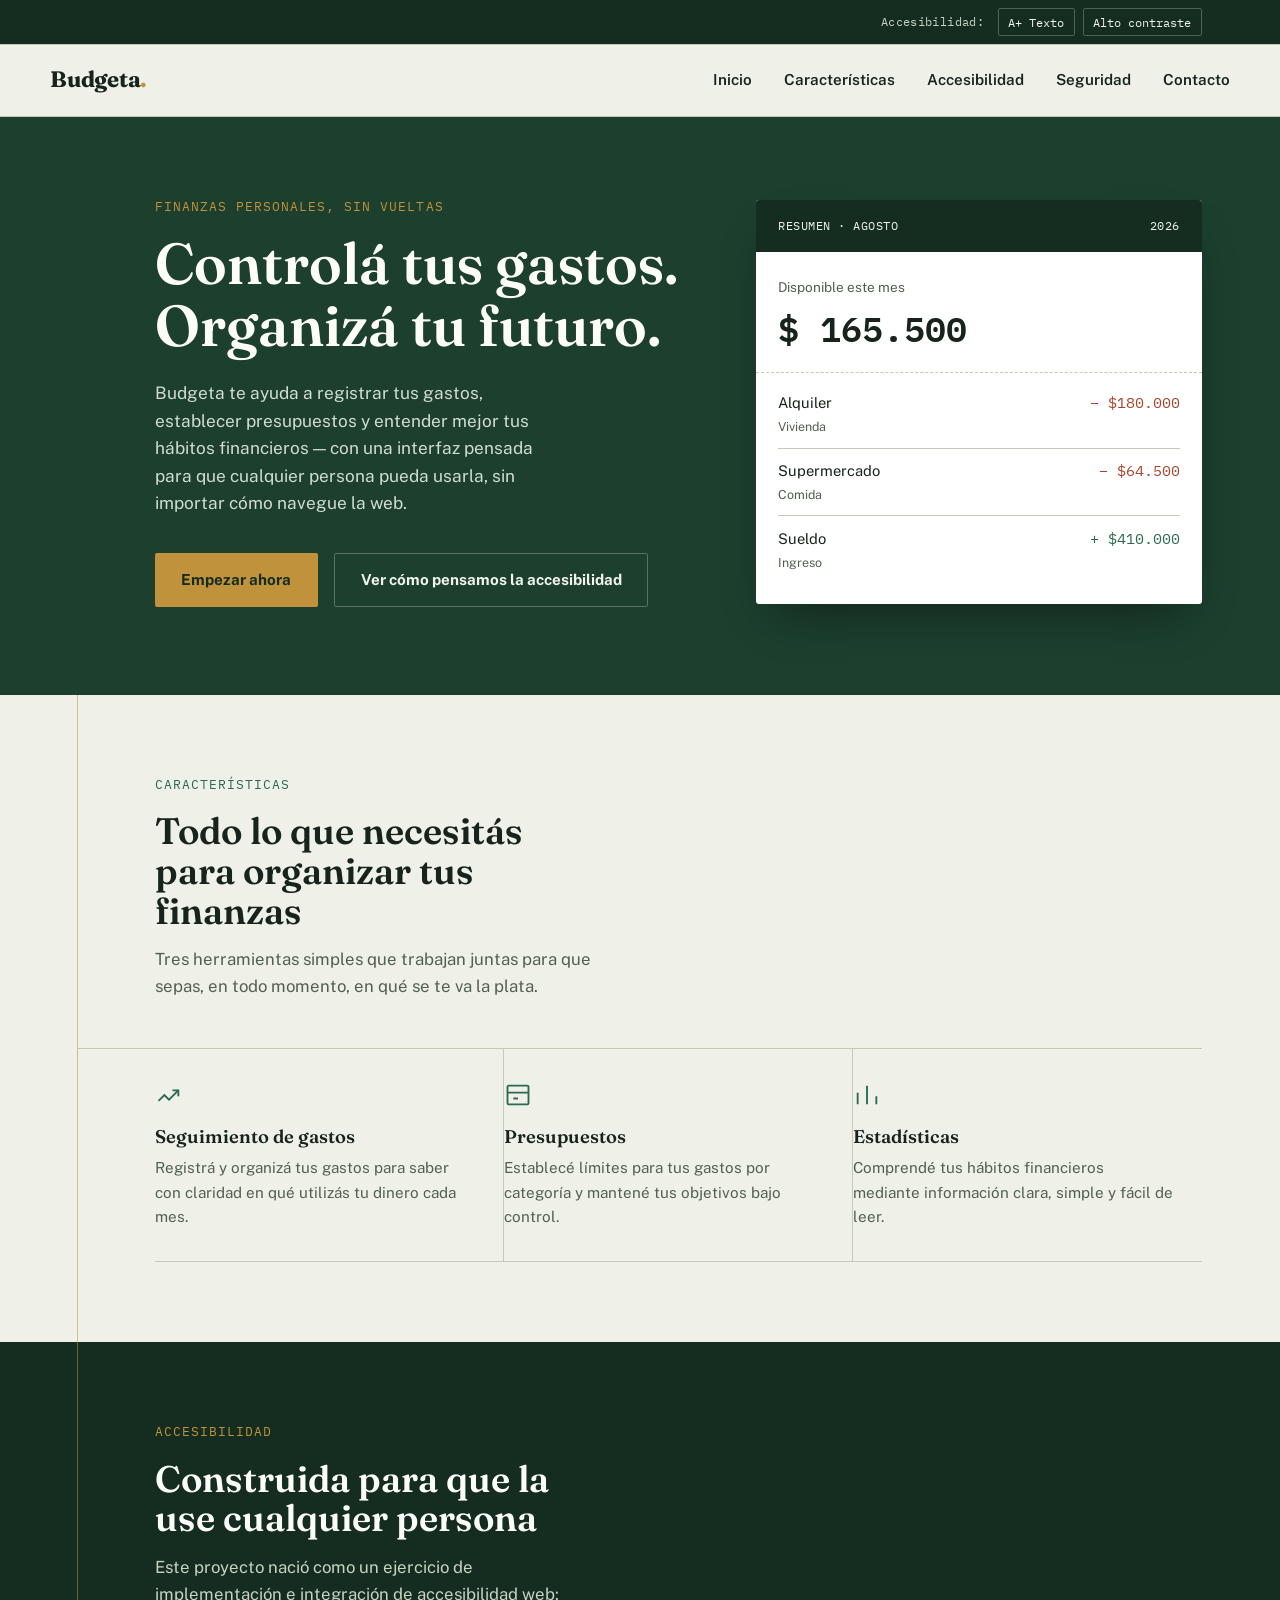
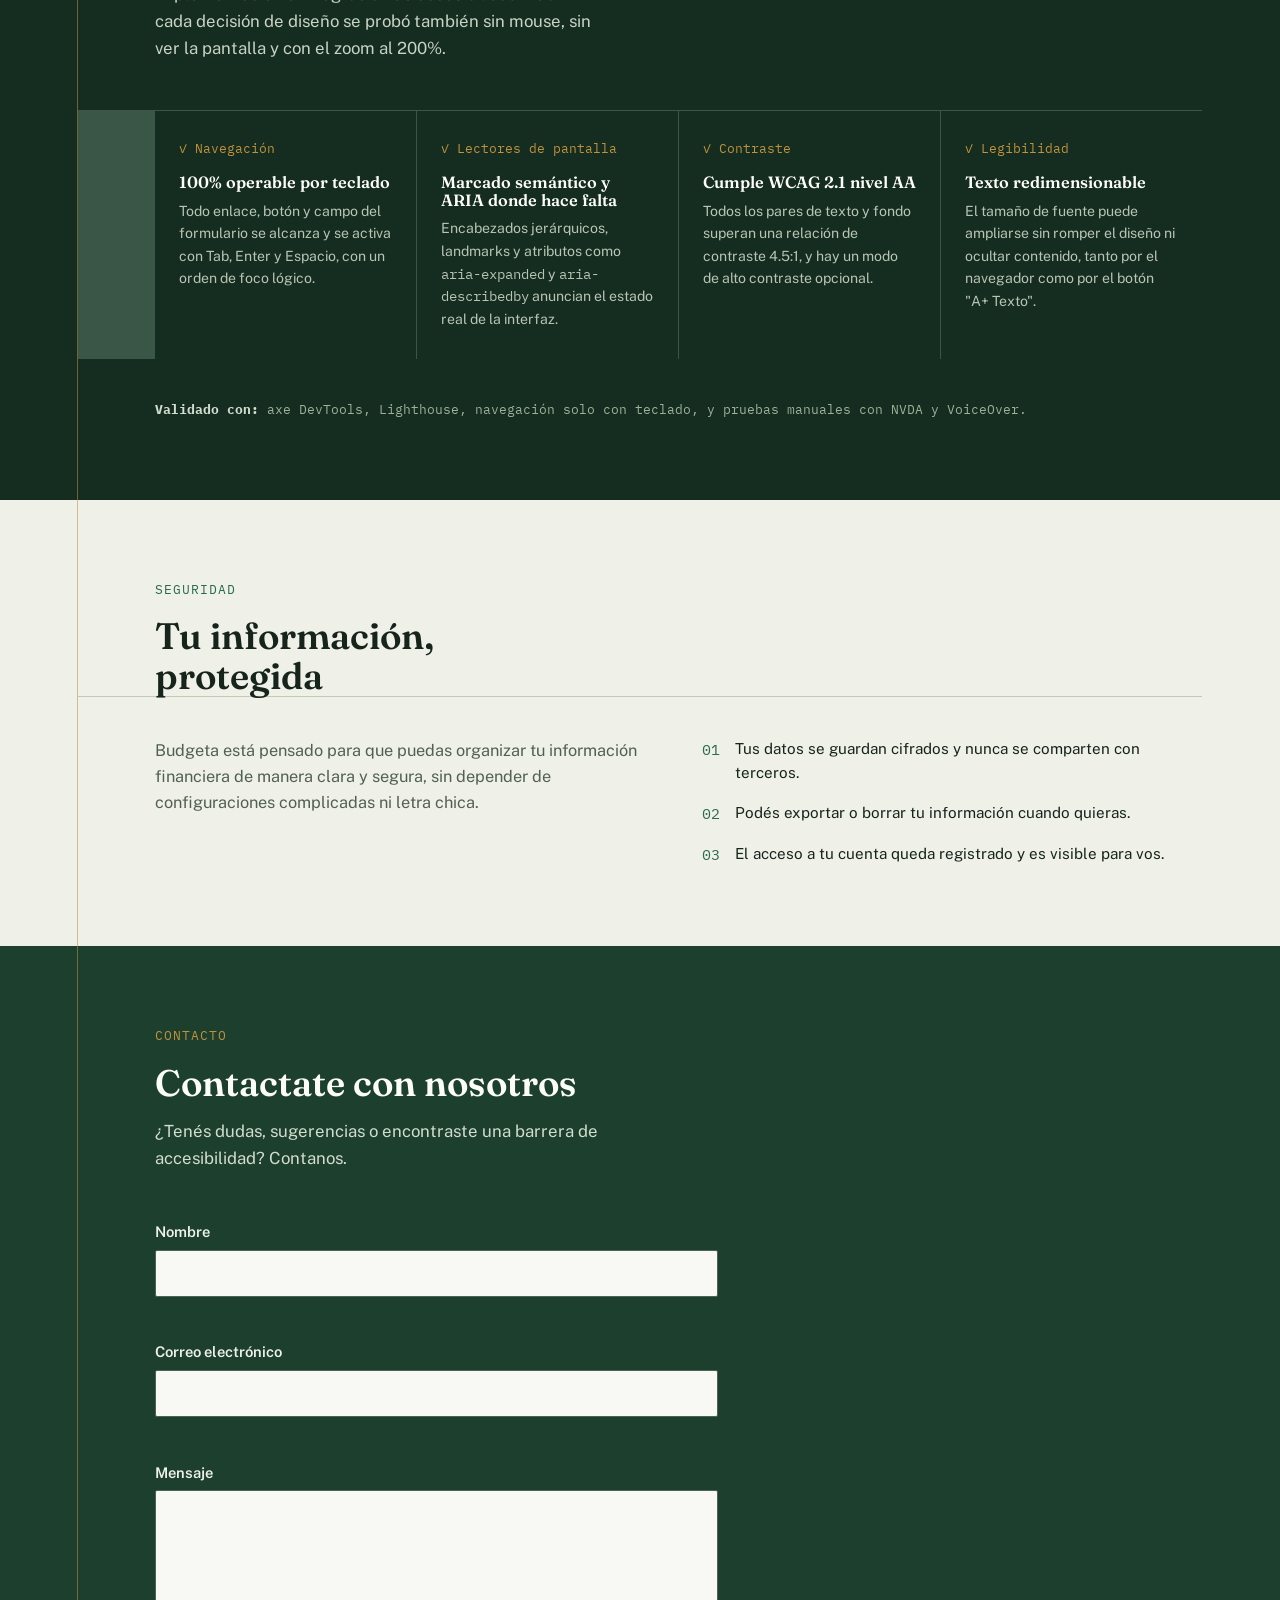
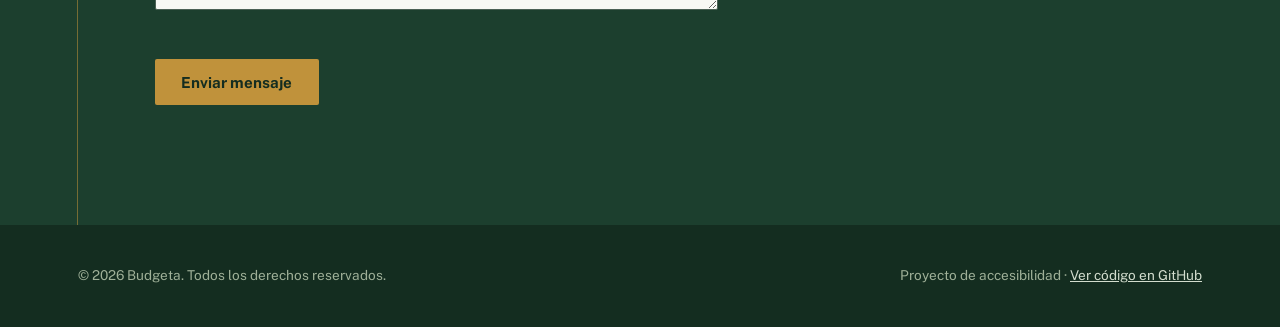
<file: index.html>
<!DOCTYPE html>
<html lang="es">
<head>
<meta charset="UTF-8">
<meta name="viewport" content="width=device-width, initial-scale=1.0">
<title>Budgeta — Controlá tus gastos, organizá tu futuro</title>
<meta name="description" content="Budgeta es la app que te ayuda a organizar tus gastos, definir presupuestos y entender tus hábitos financieros. Construida con accesibilidad real: teclado, lectores de pantalla y contraste AA.">
<link rel="preconnect" href="https://fonts.googleapis.com">
<link rel="preconnect" href="https://fonts.gstatic.com" crossorigin>
<link href="https://fonts.googleapis.com/css2?family=Fraunces:opsz,wght@9..144,400;9..144,500;9..144,600;9..144,700&family=Public+Sans:wght@400;500;600;700&family=IBM+Plex+Mono:wght@400;500;600&display=swap" rel="stylesheet">
<link rel="stylesheet" href="styles.css">
</head>
<body>

<a href="#main-content" class="skip-link">Saltar al contenido principal</a>

<header>
  <div class="toolbar">
    <div class="wrap">
      <span class="lbl">Accesibilidad:</span>
      <button type="button" id="btn-texto" class="a11y-btn" aria-pressed="false">A+ Texto</button>
      <button type="button" id="btn-contraste" class="a11y-btn" aria-pressed="false">Alto contraste</button>
    </div>
  </div>
  <nav class="principal wrap" aria-label="Navegación principal">
    <a href="#inicio" class="brand">Budgeta<span class="dot">.</span></a>
    <button type="button" class="menu-toggle" aria-expanded="false" aria-controls="menu-principal" id="btn-menu">
      Menú
    </button>
    <ul id="menu-principal">
      <li><a href="#inicio">Inicio</a></li>
      <li><a href="#caracteristicas">Características</a></li>
      <li><a href="#accesibilidad">Accesibilidad</a></li>
      <li><a href="#seguridad">Seguridad</a></li>
      <li><a href="#contacto">Contacto</a></li>
    </ul>
  </nav>
</header>

<main id="main-content">

  <section id="inicio">
    <div class="wrap">
      <div class="hero-grid">
        <div>
          <span class="eyebrow">Finanzas personales, sin vueltas</span>
          <h1>Controlá tus gastos.<br>Organizá tu futuro.</h1>
          <p class="lead">Budgeta te ayuda a registrar tus gastos, establecer presupuestos y entender mejor tus hábitos financieros — con una interfaz pensada para que cualquier persona pueda usarla, sin importar cómo navegue la web.</p>
          <div class="cta-row">
            <a href="#contacto" class="btn btn-primary">Empezar ahora</a>
            <a href="#accesibilidad" class="btn btn-ghost">Ver cómo pensamos la accesibilidad</a>
          </div>
        </div>

        <div class="ledger-card" aria-label="Ejemplo de resumen mensual en Budgeta">
          <div class="ledger-card__head">
            <span>Resumen · Agosto</span>
            <span>2026</span>
          </div>
          <div class="ledger-card__balance">
            <span class="label">Disponible este mes</span>
            <span class="amount num" id="balance-demo">$ 0</span>
          </div>
          <div class="ledger-rows">
            <div class="ledger-row">
              <span class="desc">Alquiler<span class="cat">Vivienda</span></span>
              <span class="amt neg num">− $180.000</span>
            </div>
            <div class="ledger-row">
              <span class="desc">Supermercado<span class="cat">Comida</span></span>
              <span class="amt neg num">− $64.500</span>
            </div>
            <div class="ledger-row">
              <span class="desc">Sueldo<span class="cat">Ingreso</span></span>
              <span class="amt pos num">+ $410.000</span>
            </div>
          </div>
        </div>
      </div>
    </div>
  </section>

  <section id="caracteristicas" class="ledger">
    <div class="wrap">
      <div class="section-head">
        <span class="eyebrow">Características</span>
        <h2>Todo lo que necesitás para organizar tus finanzas</h2>
        <p>Tres herramientas simples que trabajan juntas para que sepas, en todo momento, en qué se te va la plata.</p>
      </div>

      <div class="feature-list">
        <article>
          <svg class="icon" width="28" height="28" viewBox="0 0 24 24" fill="none" stroke="currentColor" stroke-width="1.6" aria-hidden="true"><path d="M3 17l5-5 4 4 8-8"/><path d="M15 8h5v5"/></svg>
          <h3>Seguimiento de gastos</h3>
          <p>Registrá y organizá tus gastos para saber con claridad en qué utilizás tu dinero cada mes.</p>
        </article>
        <article>
          <svg class="icon" width="28" height="28" viewBox="0 0 24 24" fill="none" stroke="currentColor" stroke-width="1.6" aria-hidden="true"><rect x="3" y="4" width="18" height="16" rx="1"/><path d="M3 10h18M8 15h4"/></svg>
          <h3>Presupuestos</h3>
          <p>Establecé límites para tus gastos por categoría y mantené tus objetivos bajo control.</p>
        </article>
        <article>
          <svg class="icon" width="28" height="28" viewBox="0 0 24 24" fill="none" stroke="currentColor" stroke-width="1.6" aria-hidden="true"><path d="M4 20V10M12 20V4M20 20v-7"/></svg>
          <h3>Estadísticas</h3>
          <p>Comprendé tus hábitos financieros mediante información clara, simple y fácil de leer.</p>
        </article>
      </div>
    </div>
  </section>

  <section id="accesibilidad" class="ledger">
    <div class="wrap">
      <div class="section-head">
        <span class="eyebrow">Accesibilidad</span>
        <h2>Construida para que la use cualquier persona</h2>
        <p>Este proyecto nació como un ejercicio de implementación e integración de accesibilidad web: cada decisión de diseño se probó también sin mouse, sin ver la pantalla y con el zoom al 200%.</p>
      </div>

      <div class="a11y-grid">
        <div class="a11y-card">
          <span class="check">✓ Navegación</span>
          <h3>100% operable por teclado</h3>
          <p>Todo enlace, botón y campo del formulario se alcanza y se activa con Tab, Enter y Espacio, con un orden de foco lógico.</p>
        </div>
        <div class="a11y-card">
          <span class="check">✓ Lectores de pantalla</span>
          <h3>Marcado semántico y ARIA donde hace falta</h3>
          <p>Encabezados jerárquicos, landmarks y atributos como <span class="num">aria-expanded</span> y <span class="num">aria-describedby</span> anuncian el estado real de la interfaz.</p>
        </div>
        <div class="a11y-card">
          <span class="check">✓ Contraste</span>
          <h3>Cumple WCAG 2.1 nivel AA</h3>
          <p>Todos los pares de texto y fondo superan una relación de contraste 4.5:1, y hay un modo de alto contraste opcional.</p>
        </div>
        <div class="a11y-card">
          <span class="check">✓ Legibilidad</span>
          <h3>Texto redimensionable</h3>
          <p>El tamaño de fuente puede ampliarse sin romper el diseño ni ocultar contenido, tanto por el navegador como por el botón "A+ Texto".</p>
        </div>
      </div>

      <p class="a11y-tools"><strong>Validado con:</strong> axe DevTools, Lighthouse, navegación solo con teclado, y pruebas manuales con NVDA y VoiceOver.</p>
    </div>
  </section>

  <section id="seguridad" class="ledger">
    <div class="wrap">
      <div class="section-head" style="margin-bottom:0;">
        <span class="eyebrow">Seguridad</span>
        <h2>Tu información, protegida</h2>
      </div>
      <div class="seguridad-grid">
        <p>Budgeta está pensado para que puedas organizar tu información financiera de manera clara y segura, sin depender de configuraciones complicadas ni letra chica.</p>
        <ul class="seguridad-list">
          <li><span class="marca num">01</span> Tus datos se guardan cifrados y nunca se comparten con terceros.</li>
          <li><span class="marca num">02</span> Podés exportar o borrar tu información cuando quieras.</li>
          <li><span class="marca num">03</span> El acceso a tu cuenta queda registrado y es visible para vos.</li>
        </ul>
      </div>
    </div>
  </section>

  <section id="contacto" class="ledger">
    <div class="wrap">
      <div class="section-head">
        <span class="eyebrow">Contacto</span>
        <h2>Contactate con nosotros</h2>
        <p>¿Tenés dudas, sugerencias o encontraste una barrera de accesibilidad? Contanos.</p>
      </div>

      <form id="form-contacto" novalidate>
  <div>
    <label for="nombre">Nombre</label>
    <input type="text" id="nombre" name="nombre" autocomplete="name" required aria-describedby="nombre-error">
    <p id="nombre-error" role="alert"></p>
  </div>
  <div>
    <label for="email">Correo electrónico</label>
    <input type="email" id="email" name="email" autocomplete="email" required aria-describedby="email-error">
    <p id="email-error" role="alert"></p>
  </div>
  <div>
    <label for="mensaje">Mensaje</label>
    <textarea id="mensaje" name="mensaje" required aria-describedby="mensaje-error"></textarea>
    <p id="mensaje-error" role="alert"></p>
  </div>
        <button type="submit" class="btn btn-primary">Enviar mensaje</button>
        <p class="form-status" role="status" id="form-status"></p>
      </form>
    </div>
  </section>

</main>

<footer>
  <div class="wrap">
    <p>© 2026 Budgeta. Todos los derechos reservados.</p>
    <p>Proyecto de accesibilidad · <a href="https://github.com/Esteban4k-ai/Implementaci-n-e-Integraci-n-de-Accesibilidad-Web" target="_blank" rel="noopener">Ver código en GitHub</a></p>
  </div>
</footer>

<script src="script.js"></script>

</body>
</html>
</file>
<file: styles.css>
:root{
  --ink:#16241c;
  --paper:#eff1e9;
  --paper-raised:#ffffff;
  --jade:#2b6a4e;
  --jade-deep:#1c3f2e;
  --jade-deeper:#142d20;
  --gold:#c0923b;
  --line:#c3cbb6;
  --muted:#52604f;
  --error:#a6432b;
  --focus:#c0923b;

  --font-display:'Fraunces', Georgia, serif;
  --font-body:'Public Sans', -apple-system, BlinkMacSystemFont, sans-serif;
  --font-mono:'IBM Plex Mono', ui-monospace, Menlo, monospace;

  --max:1180px;
  --radius:2px;
}

/* --- Tema de alto contraste, se activa/desactiva con JS --- */
body.contrast-alto{
  --paper:#ffffff;
  --paper-raised:#ffffff;
  --ink:#000000;
  --jade:#0b3d26;
  --jade-deep:#000000;
  --jade-deeper:#000000;
  --gold:#8a5a00;
  --line:#000000;
  --muted:#1a1a1a;
  --error:#8a1f0a;
}

*,*::before,*::after{box-sizing:border-box;}
html{scroll-behavior:smooth;}
@media (prefers-reduced-motion: reduce){
  html{scroll-behavior:auto;}
  *,*::before,*::after{animation-duration:0.001ms !important; animation-iteration-count:1 !important; transition-duration:0.001ms !important; scroll-behavior:auto !important;}
}

body{
  margin:0;
  background:var(--paper);
  color:var(--ink);
  font-family:var(--font-body);
  font-size:1rem;
  line-height:1.6;
  -webkit-font-smoothing:antialiased;
}
body.texto-grande{ font-size:1.18rem; }

h1,h2,h3{
  font-family:var(--font-display);
  color:var(--ink);
  line-height:1.08;
  margin:0;
  font-weight:600;
}
p{margin:0;}
a{color:inherit;}
img,svg{display:block; max-width:100%;}

.num{ font-family:var(--font-mono); font-variant-numeric:tabular-nums; }

/* Visibilidad del foco — nunca se elimina, solo se restyla */
a:focus-visible,
button:focus-visible,
input:focus-visible,
textarea:focus-visible{
  outline:3px solid var(--focus);
  outline-offset:3px;
  border-radius:1px;
}

.skip-link{
  position:absolute;
  left:1rem; top:-3.5rem;
  background:var(--gold);
  color:var(--jade-deeper);
  padding:0.75rem 1.25rem;
  font-family:var(--font-body);
  font-weight:700;
  text-decoration:none;
  z-index:200;
  transition:top .15s ease;
  border-radius:0 0 4px 4px;
}
.skip-link:focus{ top:0; }

.wrap{ max-width:var(--max); margin:0 auto; padding:0 1.75rem; }

/* ---------- Margen tipo libro contable: el motivo distintivo ---------- */
.ledger{ position:relative; }
.ledger::before{
  content:"";
  position:absolute;
  top:0; bottom:0; left:clamp(1rem, 6vw, 5.5rem);
  width:1px;
  background:color-mix(in srgb, var(--gold) 55%, transparent);
}
@media (max-width:760px){ .ledger::before{ display:none; } }

/* ---------- Header ---------- */
header{
  position:sticky; top:0; z-index:100;
  background:var(--paper);
  border-bottom:1px solid var(--line);
}
.toolbar{
  border-bottom:1px solid var(--line);
  background:var(--jade-deeper);
  color:#f2f4ec;
}
.toolbar .wrap{
  display:flex; align-items:center; justify-content:flex-end; gap:.5rem;
  padding-top:.5rem; padding-bottom:.5rem;
  font-family:var(--font-mono); font-size:.78rem;
}
.toolbar span.lbl{ margin-right:.35rem; color:#c9d3c3; letter-spacing:.03em; }
.a11y-btn{
  background:transparent;
  border:1px solid #4c6255;
  color:#f2f4ec;
  font-family:var(--font-mono);
  font-size:.78rem;
  padding:.3rem .6rem;
  cursor:pointer;
  border-radius:2px;
}
.a11y-btn[aria-pressed="true"]{
  background:var(--gold);
  border-color:var(--gold);
  color:var(--jade-deeper);
  font-weight:600;
}
.a11y-btn:hover{ border-color:var(--gold); }

nav.principal{
  display:flex; align-items:center; justify-content:space-between;
  padding:1.1rem 0;
}
.brand{
  font-family:var(--font-display);
  font-weight:700;
  font-size:1.4rem;
  text-decoration:none;
  letter-spacing:-0.01em;
}
.brand .dot{ color:var(--gold); }

.menu-toggle{
  display:none;
  background:none;
  border:1px solid var(--line);
  padding:.5rem .8rem;
  font-family:var(--font-body);
  font-weight:600;
  cursor:pointer;
}

ul#menu-principal{
  list-style:none;
  display:flex;
  gap:2rem;
  margin:0; padding:0;
  font-weight:600;
  font-size:.95rem;
}
ul#menu-principal a{
  text-decoration:none;
  padding:.3rem 0;
  border-bottom:2px solid transparent;
}
ul#menu-principal a:hover{ border-bottom-color:var(--gold); }

@media (max-width:760px){
  .menu-toggle{ display:inline-block; }
  ul#menu-principal{
    display:none;
    flex-direction:column;
    gap:0;
    position:absolute; left:0; right:0; top:100%;
    background:var(--paper);
    border-bottom:1px solid var(--line);
    padding:.5rem 1.75rem 1rem;
  }
  ul#menu-principal.abierto{ display:flex; }
  ul#menu-principal li{ border-top:1px solid var(--line); }
  ul#menu-principal a{ display:block; padding:.85rem 0; }
}

/* ---------- Hero ---------- */
#inicio{
  background:var(--jade-deep);
  color:#f2f4ec;
  padding:5rem 0 5.5rem;
}
.hero-grid{
  display:grid;
  grid-template-columns:1.1fr .9fr;
  gap:3.5rem;
  align-items:center;
  padding-left:clamp(1rem, 6vw, 5.5rem);
}
@media (max-width:900px){ .hero-grid{ grid-template-columns:1fr; padding-left:0; } }

.eyebrow{
  font-family:var(--font-mono);
  font-size:.8rem;
  letter-spacing:.08em;
  text-transform:uppercase;
  color:var(--gold);
  margin-bottom:1rem;
  display:block;
}
#inicio h1{
  font-size:clamp(2.3rem, 4.6vw, 3.6rem);
  color:#fdfdf8;
}
#inicio .lead{
  margin-top:1.4rem;
  max-width:36ch;
  color:#d3ddce;
  font-size:1.08rem;
}
.cta-row{ display:flex; flex-wrap:wrap; gap:1rem; margin-top:2.2rem; }
.btn{
  display:inline-block;
  font-family:var(--font-body);
  font-weight:700;
  font-size:.95rem;
  padding:.85rem 1.6rem;
  text-decoration:none;
  border-radius:2px;
  border:1px solid transparent;
  cursor:pointer;
}
.btn-primary{ background:var(--gold); color:var(--jade-deeper); }
.btn-primary:hover{ background:#d3a24f; }
.btn-ghost{ background:transparent; color:#f2f4ec; border-color:#5a7264; }
.btn-ghost:hover{ border-color:var(--gold); color:var(--gold); }

/* Tarjeta de balance tipo libro contable (widget distintivo) */
.ledger-card{
  background:var(--paper-raised);
  color:var(--ink);
  border-radius:3px;
  box-shadow:0 24px 48px -20px rgba(0,0,0,.45);
  overflow:hidden;
}
.ledger-card__head{
  background:var(--jade-deeper);
  color:#f2f4ec;
  padding:1rem 1.4rem;
  display:flex; justify-content:space-between; align-items:baseline;
  font-family:var(--font-mono); font-size:.78rem;
  letter-spacing:.04em; text-transform:uppercase;
}
.ledger-card__balance{
  padding:1.4rem 1.4rem 1rem;
  border-bottom:1px dashed var(--line);
}
.ledger-card__balance .amount{
  font-size:2.2rem; font-weight:600;
  display:block;
}
.ledger-card__balance .label{ color:var(--muted); font-size:.85rem; }
.ledger-rows{ padding:.5rem 1.4rem 1.3rem; }
.ledger-row{
  display:flex; justify-content:space-between; gap:1rem;
  padding:.65rem 0;
  border-bottom:1px solid var(--line);
  font-size:.92rem;
}
.ledger-row:last-child{ border-bottom:none; }
.ledger-row .desc{ color:var(--ink); }
.ledger-row .cat{ display:block; color:var(--muted); font-size:.78rem; margin-top:.15rem; }
.ledger-row .amt.neg{ color:var(--error); }
.ledger-row .amt.pos{ color:var(--jade); }

/* ---------- Estructura de sección ---------- */
section{ padding:5rem 0; }
.section-head{ max-width:52ch; margin-bottom:3rem; padding-left:clamp(1rem, 6vw, 5.5rem); }
@media (max-width:760px){ .section-head{ padding-left:0; } }
.section-head .eyebrow{ color:var(--jade); }
.section-head h2{ font-size:clamp(1.7rem, 3vw, 2.3rem); margin-top:.4rem; }
.section-head p{ margin-top:1rem; color:var(--muted); font-size:1.05rem; }

/* ---------- Características ---------- */
#caracteristicas{ background:var(--paper); }
.feature-list{
  padding-left:clamp(1rem, 6vw, 5.5rem);
  display:grid;
  grid-template-columns:repeat(3,1fr);
  gap:0;
  border-top:1px solid var(--line);
}
@media (max-width:900px){ .feature-list{ grid-template-columns:1fr; } }
.feature-list article{
  padding:2rem 1.8rem 2rem 0;
  border-bottom:1px solid var(--line);
  border-right:1px solid var(--line);
}
.feature-list article:last-child{ border-right:none; }
@media (max-width:900px){ .feature-list article{ border-right:none; } }
.feature-list .icon{ color:var(--jade); margin-bottom:1.1rem; }
.feature-list h3{ font-size:1.15rem; margin-bottom:.6rem; }
.feature-list p{ color:var(--muted); font-size:.95rem; }

/* ---------- Accesibilidad (sección distintiva) ---------- */
#accesibilidad{
  background:var(--jade-deeper);
  color:#f2f4ec;
}
#accesibilidad .section-head .eyebrow{ color:var(--gold); }
#accesibilidad .section-head h2{ color:#fdfdf8; }
#accesibilidad .section-head p{ color:#c9d3c3; }

.a11y-grid{
  padding-left:clamp(1rem, 6vw, 5.5rem);
  display:grid;
  grid-template-columns:repeat(4,1fr);
  gap:1px;
  background:#3a5647;
  border-top:1px solid #3a5647;
}
@media (max-width:900px){ .a11y-grid{ grid-template-columns:repeat(2,1fr); } }
@media (max-width:520px){ .a11y-grid{ grid-template-columns:1fr; } }
.a11y-card{
  background:var(--jade-deeper);
  padding:1.8rem 1.5rem;
}
.a11y-card .check{
  color:var(--gold);
  font-family:var(--font-mono);
  font-size:.8rem;
  display:block;
  margin-bottom:.9rem;
}
.a11y-card h3{ color:#fdfdf8; font-size:1.02rem; margin-bottom:.5rem; }
.a11y-card p{ color:#b9c4b3; font-size:.88rem; }

.a11y-tools{
  padding-left:clamp(1rem, 6vw, 5.5rem);
  margin-top:2.5rem;
  font-family:var(--font-mono);
  font-size:.82rem;
  color:#9fb098;
}
.a11y-tools strong{ color:#d3ddce; }

/* ---------- Seguridad ---------- */
#seguridad{ background:var(--paper); }
.seguridad-grid{
  padding-left:clamp(1rem, 6vw, 5.5rem);
  display:grid;
  grid-template-columns:1fr 1fr;
  gap:3rem;
  align-items:start;
  border-top:1px solid var(--line);
  padding-top:2.5rem;
}
@media (max-width:800px){ .seguridad-grid{ grid-template-columns:1fr; } }
.seguridad-grid p{ color:var(--muted); font-size:1.02rem; }
.seguridad-list{ list-style:none; margin:0; padding:0; display:grid; gap:1rem; }
.seguridad-list li{
  display:flex; gap:.9rem; align-items:flex-start;
  font-size:.95rem;
}
.seguridad-list .marca{ color:var(--jade); font-family:var(--font-mono); }

/* ---------- Contacto ---------- */
#contacto{ background:var(--jade-deep); color:#f2f4ec; }
#contacto .section-head .eyebrow{ color:var(--gold); }
#contacto .section-head h2{ color:#fdfdf8; }
#contacto .section-head p{ color:#d3ddce; }

form{
  max-width:640px;
  padding-left:clamp(1rem, 6vw, 5.5rem);
  display:grid;
  gap:1.4rem;
}
form > div{ display:grid; gap:.4rem; }
label{ font-weight:600; font-size:.92rem; color:#eef1e8; }
input, textarea{
  font-family:var(--font-body);
  font-size:1rem;
  padding:.8rem .9rem;
  border:1px solid #4c6255;
  background:#f8f9f4;
  color:var(--ink);
  border-radius:2px;
}
input::placeholder, textarea::placeholder{ color:#7c887b; }
textarea{ min-height:120px; resize:vertical; }
[role="alert"]{
  font-size:.85rem;
  color:#ffd9c9;
  min-height:1.1em;
}
.form-status[role="status"]{
  font-size:.9rem;
  color:var(--gold);
  min-height:1.2em;
}
#contacto .btn-primary{ justify-self:start; margin-top:.3rem; }

/* ---------- Footer ---------- */
footer{
  background:var(--jade-deeper);
  color:#9fb098;
  padding:2.5rem 0;
  font-size:.85rem;
}
footer .wrap{
  display:flex; flex-wrap:wrap; gap:1rem;
  justify-content:space-between; align-items:center;
}
footer a{ color:#d3ddce; text-decoration:underline; }
</file>
